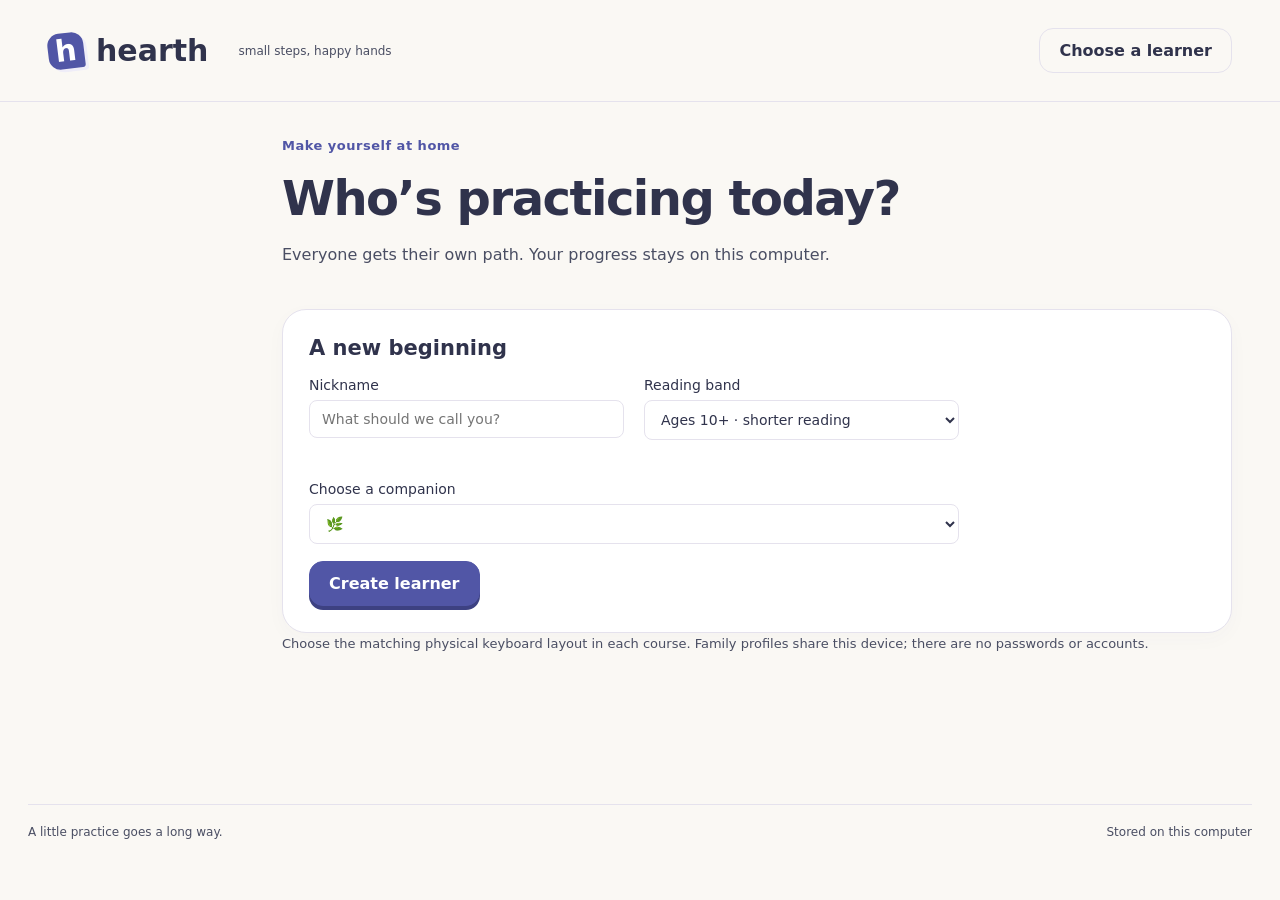
<file: index.html>
<!doctype html>
<html lang="en">
  <head>
    <meta charset="utf-8" />
    <meta name="viewport" content="width=device-width, initial-scale=1" />
    <meta name="theme-color" content="#faf8f4" />
    <title>Hearth · Typing for everyone</title>
    <link rel="icon" href="favicon.svg" type="image/svg+xml" />
    <link rel="stylesheet" href="style.css?v=8b35f64af357c4ab1539" />
    <script type="importmap">
{
  "imports": {
    "./api.js": "./api.js?v=8b35f64af357c4ab1539",
    "./app.js": "./app.js?v=8b35f64af357c4ab1539",
    "./bootstrap.js": "./bootstrap.js?v=8b35f64af357c4ab1539",
    "./coordinator.js": "./coordinator.js?v=8b35f64af357c4ab1539",
    "./course-registry.js": "./course-registry.js?v=8b35f64af357c4ab1539",
    "./course-runtime.js": "./course-runtime.js?v=8b35f64af357c4ab1539",
    "./course.js": "./course.js?v=8b35f64af357c4ab1539",
    "./course.json": "./course.json?v=8b35f64af357c4ab1539",
    "./courses/en-qwerty-v1.json": "./courses/en-qwerty-v1.json?v=8b35f64af357c4ab1539",
    "./courses/en-qwerty-v2.json": "./courses/en-qwerty-v2.json?v=8b35f64af357c4ab1539",
    "./courses/uk-macos-v1.json": "./courses/uk-macos-v1.json?v=8b35f64af357c4ab1539",
    "./courses/uk-ua-v1.json": "./courses/uk-ua-v1.json?v=8b35f64af357c4ab1539",
    "./courses.json": "./courses.json?v=8b35f64af357c4ab1539",
    "./dates.js": "./dates.js?v=8b35f64af357c4ab1539",
    "./deployment.js": "./deployment.js?v=8b35f64af357c4ab1539",
    "./engine.js": "./engine.js?v=8b35f64af357c4ab1539",
    "./errors.js": "./errors.js?v=8b35f64af357c4ab1539",
    "./home.js": "./home.js?v=8b35f64af357c4ab1539",
    "./http.js": "./http.js?v=8b35f64af357c4ab1539",
    "./idb.js": "./idb.js?v=8b35f64af357c4ab1539",
    "./input-policy.js": "./input-policy.js?v=8b35f64af357c4ab1539",
    "./legacy-validate.js": "./legacy-validate.js?v=8b35f64af357c4ab1539",
    "./lesson.js": "./lesson.js?v=8b35f64af357c4ab1539",
    "./local.js": "./local.js?v=8b35f64af357c4ab1539",
    "./memory.js": "./memory.js?v=8b35f64af357c4ab1539",
    "./migrate.js": "./migrate.js?v=8b35f64af357c4ab1539",
    "./ops.js": "./ops.js?v=8b35f64af357c4ab1539",
    "./passages.js": "./passages.js?v=8b35f64af357c4ab1539",
    "./progress.js": "./progress.js?v=8b35f64af357c4ab1539",
    "./random.js": "./random.js?v=8b35f64af357c4ab1539",
    "./recovery.js": "./recovery.js?v=8b35f64af357c4ab1539",
    "./release.json": "./release.json?v=8b35f64af357c4ab1539",
    "./results.js": "./results.js?v=8b35f64af357c4ab1539",
    "./scoring.js": "./scoring.js?v=8b35f64af357c4ab1539",
    "./settings.js": "./settings.js?v=8b35f64af357c4ab1539",
    "./sound.js": "./sound.js?v=8b35f64af357c4ab1539",
    "./text.js": "./text.js?v=8b35f64af357c4ab1539",
    "./trainer.js": "./trainer.js?v=8b35f64af357c4ab1539",
    "./typing-viewport.js": "./typing-viewport.js?v=8b35f64af357c4ab1539",
    "./ui.js": "./ui.js?v=8b35f64af357c4ab1539",
    "./ukrainian-practice.js": "./ukrainian-practice.js?v=8b35f64af357c4ab1539",
    "./validate.js": "./validate.js?v=8b35f64af357c4ab1539",
    "./lesson.js?v=13": "./lesson.js?v=8b35f64af357c4ab1539",
    "./app.js?v=17": "./app.js?v=8b35f64af357c4ab1539",
    "./engine.js?v=5": "./engine.js?v=8b35f64af357c4ab1539",
    "./sound.js?v=1": "./sound.js?v=8b35f64af357c4ab1539"
  }
}
</script>
    <script type="module" src="bootstrap.js?v=8b35f64af357c4ab1539"></script>
  </head>
  <body>
    <a class="skip-link" id="skip-link" href="#main">Skip to typing</a>
    <header>
      <a class="brand" href="#home"
        ><span class="brand-mark">h</span> hearth<span class="brand-note"
          >small steps, happy hands</span
        ></a
      ><button id="profile-button" class="subtle">Choose a learner</button>
    </header>
    <div class="shell">
      <nav id="nav" aria-label="Main navigation"></nav>
      <main id="main" tabindex="-1"></main>
    </div>
    <div id="notice" role="status" aria-live="polite"></div>
    <div id="dialog" hidden></div>
    <footer>
      <span>A little practice goes a long way.</span
      ><span id="save-status" role="status">Stored on this computer</span>
      <button id="reconnect-household" hidden>Reload saved household</button>
    </footer>
  </body>
</html>
</file>
<file: style.css>
:root {
  font-family:
    ui-rounded,
    "SF Pro Rounded",
    ui-sans-serif,
    system-ui,
    -apple-system,
    BlinkMacSystemFont,
    "Segoe UI",
    sans-serif;
  color: var(--ink);
  background: var(--page);
  font-synthesis: none;
  /* Hearth Indigo: warm ivory, white surfaces, and quiet lavender. */
  --ink: #30334c;
  --paper: #ffffff;
  --on-brand: #ffffff;
  --muted: #4a4e63;
  --line: #e5e2ed;
  --brand: #5156a6;
  --brand-shadow: #3d4182;
  --brand-halo: #5156a629;
  --soft: #efedf8;
  --complete: #f1f7f3;
  --error: #b03545;
  --page: #faf8f4;
  --ok: #2f6f55;
  --ok-bg: #dcefe6;
  --warn: #8a6420;
  --warn-bg: #fde8c4;
  --bad-bg: #f6c4c0;
  --star: #946b19;
  --star-fill: #f3d27a;
}
* {
  box-sizing: border-box;
}
body {
  margin: 0;
  background: var(--page);
}
[hidden] {
  display: none !important;
}
html[data-theme="dark"] {
  --ink: #eeedf6;
  --paper: #2a2c42;
  --on-brand: #1c1d2e;
  --muted: #c5c6d8;
  --line: #3d3f5a;
  --brand: #a8abd8;
  --brand-shadow: #5c5f99;
  --brand-halo: #a8abd833;
  --soft: #35375a;
  --complete: #2d3a38;
  --error: #ffb5a6;
  --page: #1c1d2e;
  --ok: #8fd4b5;
  --ok-bg: #2d433c;
  --warn: #e6c07b;
  --warn-bg: #4a3d28;
  --bad-bg: #6a3434;
  --star: #e6c07b;
  --star-fill: #e6c07b;
}
a {
  color: inherit;
}
button,
input,
select,
textarea {
  font: inherit;
}
button,
.button {
  cursor: pointer;
  border: 1px solid var(--line);
  border-radius: 14px;
  padding: 12px 19px;
  font-weight: 600;
  transition:
    transform 150ms ease,
    box-shadow 150ms ease;
  color: inherit;
  background: var(--paper);
  text-decoration: none;
  display: inline-block;
}
button:hover,
.button:hover {
  border-color: var(--brand);
  background: var(--soft);
}
button:disabled {
  opacity: 0.5;
  cursor: default;
}
button.primary {
  box-shadow: 0 4px 0 var(--brand-shadow);
  background: var(--brand);
  color: var(--on-brand);
  border-color: var(--brand);
}
button.subtle {
  background: transparent;
}
button.danger {
  color: var(--error);
}
:focus-visible {
  outline: 3px solid var(--brand);
  outline-offset: 4px;
}
header {
  display: flex;
  align-items: center;
  justify-content: space-between;
  max-width: 1320px;
  margin: auto;
  padding: 28px 48px;
  border-bottom: 1px solid var(--line);
}
.brand {
  display: flex;
  gap: 12px;
  align-items: center;
  font-family: ui-rounded, "SF Pro Rounded", system-ui, sans-serif;
  font-size: 30px;
  text-decoration: none;
  font-weight: bold;
}
.brand-mark {
  background: var(--brand);
  color: var(--on-brand);
  width: 36px;
  height: 36px;
  text-align: center;
  border-radius: 12px 12px 3px 12px;
}
.brand-note {
  font:
    12px ui-sans-serif,
    system-ui;
  color: var(--muted);
  font-weight: normal;
  margin-left: 18px;
}
.shell {
  max-width: 1320px;
  margin: auto;
  display: grid;
  grid-template-columns: 190px 1fr;
  min-height: 78vh;
  padding: 36px 48px;
  gap: 44px;
}
nav {
  display: flex;
  flex-direction: column;
  gap: 10px;
  padding-top: 18px;
}
nav button {
  text-align: left;
  border: 0;
  background: transparent;
  padding: 14px 16px;
  color: var(--muted);
}
nav button.active {
  background: var(--soft);
  color: inherit;
  font-weight: 650;
}
main {
  min-width: 0;
}
h1,
h2,
h3,
p {
  margin-top: 0;
}
h1 {
  font-family: ui-rounded, "SF Pro Rounded", system-ui, sans-serif;
  font-size: clamp(32px, 4vw, 48px);
  font-weight: 780;
  letter-spacing: -1.5px;
  line-height: 1.15;
  margin-bottom: 16px;
}
h2 {
  font-size: 21px;
  font-weight: 600;
}
h3 {
  font-size: 16px;
}
p {
  line-height: 1.65;
  color: var(--muted);
}
.eyebrow {
  letter-spacing: 0.5px;
  font-size: 13px;
  font-weight: 700;
  color: var(--brand);
  margin-bottom: 18px;
}
.hero {
  padding: 42px;
  border: 1px solid var(--line);
  border-radius: 28px;
  background: var(--paper);
  box-shadow: 0 12px 32px #5550760b;
  position: relative;
  overflow: hidden;
  margin-bottom: 25px;
}
.hero p {
  max-width: 510px;
}
.hero-art {
  float: right;
  width: 155px;
  height: 160px;
  margin: 8px 0 0 18px;
  display: grid;
  grid-template-columns: repeat(3, 1fr);
  gap: 8px;
  transform: rotate(-8deg);
}
.hero-art span {
  display: grid;
  place-items: center;
  background: var(--soft);
  border: 1px solid var(--line);
  border-bottom-width: 5px;
  border-radius: 10px;
  font:
    700 23px ui-rounded,
    system-ui;
}
.grid {
  display: grid;
  grid-template-columns: repeat(2, minmax(0, 1fr));
  gap: 20px;
  margin-bottom: 24px;
}
.grid.three {
  grid-template-columns: repeat(3, minmax(0, 1fr));
}
.card {
  background: var(--paper);
  border: 1px solid var(--line);
  padding: 26px;
  border-radius: 24px;
  box-shadow: 0 6px 20px #48426907;
}
.card p:last-child {
  margin-bottom: 0;
}
.metric {
  font-size: 34px;
  font-family: ui-rounded, "SF Pro Rounded", system-ui, sans-serif;
  display: block;
  margin: 12px 0;
}
.small {
  font-size: 13px;
  color: var(--muted);
}
.actions {
  display: flex;
  gap: 10px;
  flex-wrap: wrap;
  align-items: center;
  margin-top: 20px;
}
.row {
  display: flex;
  justify-content: space-between;
  align-items: center;
  gap: 16px;
}
.tag {
  border-radius: 30px;
  background: var(--soft);
  padding: 5px 10px;
  font-size: 12px;
  white-space: nowrap;
}
progress {
  height: 8px;
  width: 100%;
  accent-color: var(--brand);
  margin: 14px 0;
}
label {
  display: block;
  font-size: 14px;
  margin-bottom: 17px;
}
input,
select,
textarea {
  display: block;
  width: 100%;
  padding: 10px 12px;
  margin-top: 7px;
  background: var(--paper);
  color: inherit;
  border: 1px solid var(--line);
  border-radius: 8px;
}
input[type="checkbox"] {
  display: inline;
  width: auto;
  margin: 0 8px 0 0;
}
textarea {
  min-height: 135px;
  resize: vertical;
}
form {
  max-width: 650px;
}
.profile-card {
  text-align: left;
  padding: 24px;
  width: 100%;
}
.avatar {
  font-size: 32px;
  display: block;
  margin-bottom: 14px;
}
.course-now {
  display: flex;
  justify-content: space-between;
  align-items: center;
  gap: 20px;
  padding: 28px 32px;
  margin-bottom: 22px;
  border: 1px solid var(--line);
  border-radius: 28px;
  background: var(--paper);
  box-shadow: 0 12px 32px #5550760b;
}
.course-now h2 {
  font-size: 26px;
  letter-spacing: -0.6px;
  margin-bottom: 6px;
}
.course-now p {
  margin-bottom: 0;
}
.course-now .actions {
  margin-top: 0;
  flex-shrink: 0;
  justify-content: flex-end;
}
.course-now.is-complete {
  background: var(--complete);
}
.course-stats {
  display: flex;
  flex-wrap: wrap;
  align-items: center;
  gap: 8px 18px;
  margin-bottom: 22px;
  color: var(--muted);
  font-size: 14px;
}
.course-stats strong {
  color: inherit;
  font-variant-numeric: tabular-nums;
}
.course-stats progress {
  flex: 1;
  min-width: 140px;
  margin: 0;
}
.course-path {
  display: grid;
  grid-template-columns: repeat(3, minmax(0, 1fr));
  gap: 10px;
  list-style: none;
  padding: 0;
  margin: 0 0 28px;
}
.course-path button {
  width: 100%;
  text-align: left;
  border-radius: 16px;
  padding: 12px 14px;
  box-shadow: 0 3px 0 var(--line);
}
.course-path .is-current button {
  background: var(--soft);
  border-color: var(--brand);
  color: inherit;
  font-weight: 700;
}
.course-path .is-complete button {
  border-color: var(--ok);
}
.course-level {
  margin-bottom: 28px;
  padding: 8px 0 4px;
  border-top: 4px solid var(--line);
}
.course-level-header {
  display: flex;
  justify-content: space-between;
  align-items: flex-end;
  gap: 20px;
  margin: 18px 0 8px;
}
.course-level-header h2 {
  font-size: 28px;
  letter-spacing: -0.6px;
  margin-bottom: 6px;
}
.course-level-header p:last-child {
  margin-bottom: 0;
}
.course-level-meter {
  min-width: 160px;
  text-align: right;
}
.course-level-meter strong {
  font:
    700 22px ui-rounded,
    system-ui;
  font-variant-numeric: tabular-nums;
}
.course-level-meter progress {
  margin: 8px 0 4px;
}
.course-level.is-current {
  background: linear-gradient(180deg, var(--soft), transparent 48px);
  margin-left: -12px;
  margin-right: -12px;
  padding-left: 12px;
  padding-right: 12px;
  border-radius: 18px;
}
.course-stage {
  display: flex;
  flex-direction: column;
  border-bottom: 1px solid var(--line);
  padding: 14px 0;
}
.course-stage summary {
  display: flex;
  align-items: baseline;
  gap: 10px;
  width: 100%;
  padding: 6px 0 10px;
  font-size: 18px;
  font-weight: 650;
  cursor: pointer;
  list-style: none;
}
.course-stage summary .small {
  margin-left: auto;
}
.course-stage summary::-webkit-details-marker {
  display: none;
}
.course-stage summary::before {
  content: "";
  width: 8px;
  height: 8px;
  border-right: 2px solid var(--brand);
  border-bottom: 2px solid var(--brand);
  transform: rotate(-45deg);
  margin-right: 2px;
  flex-shrink: 0;
  align-self: center;
}
.course-stage[open] summary::before {
  transform: rotate(45deg);
}
.lesson-unit {
  margin-top: 8px;
  padding: 12px 4px 4px;
}
.lesson-unit h4 {
  display: flex;
  align-items: baseline;
  gap: 8px;
  margin: 0 0 10px;
  font-size: 14px;
  color: var(--muted);
}
.lesson-grid {
  display: grid;
  grid-template-columns: repeat(5, minmax(0, 1fr));
  gap: 10px;
}
.lesson-card {
  position: relative;
  display: flex;
  flex-direction: column;
  align-items: stretch;
  gap: 8px;
  min-height: 148px;
  padding: 12px 12px 14px;
  border-radius: 18px;
  text-align: left;
  box-shadow: 0 4px 0 var(--line);
  overflow: hidden;
}
.lesson-card:disabled {
  opacity: 0.55;
}
.lesson-card-top {
  display: flex;
  align-items: center;
  gap: 6px;
  min-height: 22px;
}
.lesson-card-num {
  font:
    700 18px ui-rounded,
    system-ui;
  font-variant-numeric: tabular-nums;
  line-height: 1;
}
.lesson-mark {
  width: 22px;
  height: 22px;
  margin-left: auto;
  border-radius: 50%;
  position: relative;
  flex-shrink: 0;
}
.lesson-mark.is-check {
  background: var(--ok);
  box-shadow: inset 0 0 0 2px var(--ok);
}
.lesson-mark.is-check::after {
  content: "";
  position: absolute;
  left: 6px;
  top: 4px;
  width: 7px;
  height: 11px;
  border-right: 2.5px solid var(--page);
  border-bottom: 2.5px solid var(--page);
  transform: rotate(40deg);
}
.lesson-mark.is-mastered {
  background: var(--brand);
  box-shadow: 0 0 0 3px var(--brand-halo);
}
.lesson-mark.is-skipped {
  background: var(--soft);
  box-shadow: inset 0 0 0 2px var(--line);
}
.lesson-mark.is-skipped::after {
  content: "";
  position: absolute;
  left: 5px;
  top: 10px;
  width: 12px;
  height: 0;
  border-top: 2px dashed var(--muted);
}
.lesson-mark.is-play,
.lesson-mark.is-progress {
  background: var(--brand);
}
.lesson-mark.is-play::after {
  content: "";
  position: absolute;
  left: 8px;
  top: 6px;
  border: 5px solid transparent;
  border-left: 8px solid var(--on-brand);
  border-right-width: 0;
}
.lesson-mark.is-progress {
  background: transparent;
  box-shadow: inset 0 0 0 2px var(--brand);
}
.lesson-mark.is-progress::after {
  content: "";
  position: absolute;
  inset: 5px 8px;
  background: var(--brand);
  border-radius: 1px;
}
.lesson-mark.is-locked {
  background: var(--line);
}
.lesson-mark.is-locked::before,
.lesson-mark.is-locked::after {
  content: "";
  position: absolute;
  left: 50%;
  transform: translateX(-50%);
}
.lesson-mark.is-locked::before {
  top: 4px;
  width: 8px;
  height: 7px;
  border: 2px solid var(--muted);
  border-bottom: 0;
  border-radius: 6px 6px 0 0;
}
.lesson-mark.is-locked::after {
  top: 10px;
  width: 12px;
  height: 8px;
  background: var(--muted);
  border-radius: 2px;
}
.key-glyphs {
  display: flex;
  flex-wrap: wrap;
  gap: 4px;
  min-height: 42px;
  align-items: center;
}
.key-glyph {
  display: grid;
  place-items: center;
  min-width: 26px;
  height: 28px;
  padding: 0 6px;
  border: 1px solid var(--line);
  border-bottom-width: 3px;
  border-radius: 8px;
  background: var(--soft);
  font:
    700 13px ui-rounded,
    ui-monospace,
    monospace;
}
.key-glyph.wide {
  min-width: 42px;
}
.key-glyph.is-space {
  min-width: 52px;
}
.key-glyph.is-space::after {
  content: "";
  width: 28px;
  height: 3px;
  border-radius: 99px;
  background: currentColor;
  opacity: 0.35;
}
.lesson-card-title {
  margin-top: auto;
  font-size: 12px;
  font-weight: 650;
  line-height: 1.3;
  overflow-wrap: anywhere;
}
.lesson-stars {
  display: flex;
  gap: 1px;
  color: var(--line);
  font-size: 13px;
  letter-spacing: -1px;
}
.lesson-stars .filled {
  color: var(--star);
}
.lesson-next-tag {
  background: var(--brand);
  color: var(--on-brand);
  border-radius: 999px;
  padding: 2px 8px;
  font-size: 10px;
  font-weight: 700;
}
.lesson-card.is-next {
  border-color: var(--brand);
  box-shadow: 0 5px 0 var(--brand-shadow);
}
.lesson-card.is-done,
.lesson-card.is-mastered {
  background: var(--complete);
}
.lesson-card.is-skipped {
  background: var(--soft);
}
details {
  border-bottom: 1px solid var(--line);
  padding: 18px 0;
}
summary {
  font-weight: 600;
  cursor: pointer;
}
.typing-box {
  --typing-lines: 5;
  --typing-line: calc(1.4em + 1.45em + 0.4em + 3px);
  background: var(--paper);
  padding: 30px;
  border: 2px solid var(--line);
  border-radius: 24px;
  box-shadow: 0 8px 28px #514f7610;
  min-height: 190px;
  white-space: pre-wrap;
  overflow-wrap: break-word;
  font-family: ui-monospace, SFMono-Regular, Consolas, monospace;
  font-kerning: none;
  font-variant-ligatures: none;
  line-height: 1.45;
  max-height: 370px;
  overflow-y: auto;
  overflow-anchor: none;
  overscroll-behavior: contain;
  scrollbar-gutter: stable;
}
.typing-box:focus {
  border-color: var(--brand);
  outline: 0;
}
.typing-stage {
  position: relative;
}
.char,
.end-marker {
  display: inline-block;
  min-width: 0.95em;
  margin: 0 1px 3px;
  padding: 0.2em 0.16em;
  text-align: center;
  vertical-align: bottom;
  border-radius: 8px;
  color: var(--muted);
}
.char.correct {
  color: var(--ok);
  background: var(--ok-bg);
}
.char.corrected {
  color: var(--warn);
  background: var(--warn-bg);
}
.char.wrong {
  color: var(--error);
  background: var(--bad-bg);
  box-shadow: inset 0 0 0 1px #e08a84;
}
.char.cursor,
.end-marker.cursor {
  background: var(--soft);
  color: var(--ink);
  box-shadow: inset 0 -3px 0 var(--brand);
}
.word-run {
  display: inline;
}
.word {
  display: inline-block;
  position: relative;
  padding-top: 1.4em;
  vertical-align: bottom;
}
.pace {
  position: absolute;
  left: 0;
  top: 0;
  height: 1.4em;
  width: max-content;
  display: flex;
  align-items: flex-end;
  justify-content: flex-start;
  box-sizing: border-box;
  padding-bottom: 0.18em;
  color: var(--muted);
  font-variant-numeric: tabular-nums;
  white-space: nowrap;
  pointer-events: none;
  user-select: none;
}
.pace-label,
.pace strong {
  font-size: 11px;
  line-height: 1.1;
}
.pace strong {
  font-weight: 700;
  color: inherit;
}
.pace-mood {
  font-weight: 650;
  color: var(--ok);
}
.pace-star {
  color: var(--star);
  margin-left: 1px;
}
.start-cue {
  position: absolute;
  z-index: 2;
  transform: translateX(-50%);
  background: var(--brand);
  color: var(--on-brand);
  border-color: var(--brand);
  border-radius: 999px;
  padding: 8px 14px 8px 12px;
  box-shadow: 0 6px 18px #34377f33;
  font-size: 13px;
}
.start-cue::before {
  content: "";
  display: inline-block;
  width: 0;
  height: 0;
  margin-right: 8px;
  border-top: 5px solid transparent;
  border-bottom: 5px solid transparent;
  border-left: 8px solid currentColor;
  transform: translateY(1px);
}
.start-cue::after {
  content: "";
  position: absolute;
  left: 50%;
  bottom: -6px;
  margin-left: -6px;
  border: 6px solid transparent;
  border-top-color: var(--brand);
  border-bottom-width: 0;
}
.keyboard {
  display: flex;
  flex-direction: column;
  align-items: center;
  gap: 6px;
  margin: 28px auto 12px;
}
.key-row {
  display: flex;
  gap: 5px;
}
.key {
  position: relative;
  width: 44px;
  height: 44px;
  border: 1px solid var(--line);
  border-bottom-width: 3px;
  border-radius: 10px;
  text-align: center;
  padding-top: 8px;
  font:
    14px ui-monospace,
    monospace;
  background: var(--paper);
}
.key.target {
  background: var(--brand);
  color: var(--on-brand);
}
.key.home {
  text-decoration: underline;
}
.key-shift {
  position: absolute;
  top: 1px;
  left: 4px;
  font-size: 8px;
  line-height: 1;
  text-decoration: none;
}
/* The same colours connect each key to its labelled finger. */
#hints [data-finger="left-little"] { --finger-colour: #f5ced8; }
#hints [data-finger="left-ring"] { --finger-colour: #f5ddba; }
#hints [data-finger="left-middle"] { --finger-colour: #eee8a9; }
#hints [data-finger="left-index"] { --finger-colour: #cce9ca; }
#hints [data-finger="right-index"] { --finger-colour: #bce7e4; }
#hints [data-finger="right-middle"] { --finger-colour: #ccdef7; }
#hints [data-finger="right-ring"] { --finger-colour: #ddcff4; }
#hints [data-finger="right-little"] { --finger-colour: #efcfeb; }
#hints [data-finger="thumbs"] { --finger-colour: #e0e3e9; }
html[data-theme="dark"] #hints [data-finger="left-little"] { --finger-colour: #633447; }
html[data-theme="dark"] #hints [data-finger="left-ring"] { --finger-colour: #65482c; }
html[data-theme="dark"] #hints [data-finger="left-middle"] { --finger-colour: #56512b; }
html[data-theme="dark"] #hints [data-finger="left-index"] { --finger-colour: #34583a; }
html[data-theme="dark"] #hints [data-finger="right-index"] { --finger-colour: #2c5658; }
html[data-theme="dark"] #hints [data-finger="right-middle"] { --finger-colour: #354e70; }
html[data-theme="dark"] #hints [data-finger="right-ring"] { --finger-colour: #50406c; }
html[data-theme="dark"] #hints [data-finger="right-little"] { --finger-colour: #633d60; }
html[data-theme="dark"] #hints [data-finger="thumbs"] { --finger-colour: #484c5a; }
#hints .key[data-finger]:not(.target),
.finger-legend [data-finger] {
  background: var(--finger-colour);
  color: var(--ink);
}
.finger-legend {
  display: flex;
  flex-wrap: wrap;
  justify-content: center;
  gap: 4px;
  margin: 10px auto 0;
}
.finger-legend span {
  border: 1px solid var(--line);
  border-radius: 5px;
  padding: 3px 6px;
  font-size: 11px;
  line-height: 1.3;
  text-transform: capitalize;
}
.finger-legend .is-active {
  outline: 2px solid var(--brand);
  outline-offset: 1px;
  font-weight: 700;
}
.key.space {
  width: 240px;
}
.hint {
  text-align: center;
  font-size: 13px;
  min-height: 24px;
}
.stats {
  display: flex;
  gap: 32px;
  margin: 20px 0;
  color: var(--muted);
  font-size: 14px;
}
.stats strong {
  color: inherit;
  font-size: 22px;
}
.banner {
  border-left: 3px solid var(--brand);
  padding: 14px 18px;
  background: var(--soft);
  border-radius: 16px;
  margin: 20px 0;
}
.error {
  color: var(--error);
}
table {
  border-collapse: collapse;
  width: 100%;
  font-size: 14px;
}
td,
th {
  text-align: left;
  padding: 11px 7px;
  border-bottom: 1px solid var(--line);
}
.table-wrap {
  overflow: auto;
}
.sparkline {
  height: 100px;
  display: flex;
  align-items: end;
  gap: 5px;
  margin: 18px 0;
}
.bar {
  flex: 1;
  background: var(--brand);
  min-height: 3px;
  border-radius: 3px 3px 0 0;
}
footer {
  max-width: 1224px;
  margin: auto;
  border-top: 1px solid var(--line);
  padding: 20px 0;
  display: flex;
  justify-content: space-between;
  font-size: 12px;
  color: var(--muted);
}
#notice {
  position: fixed;
  bottom: 65px;
  left: 50%;
  transform: translateX(-50%);
  padding: 14px 22px;
  max-width: 90vw;
  border-radius: 10px;
  background: var(--brand);
  color: var(--on-brand);
  box-shadow: 0 4px 25px #0002;
  display: none;
  z-index: 5;
}
.empty {
  padding: 50px;
  text-align: center;
}
.no-motion * {
  animation: none !important;
  transition: none !important;
}
@media (max-width: 900px) {
  .shell {
    grid-template-columns: 1fr;
    padding: 24px;
    gap: 20px;
  }
  nav {
    flex-direction: row;
    overflow-x: auto;
    padding: 0;
  }
  header {
    padding: 20px 24px;
  }
  .brand-note {
    display: none;
  }
  footer {
    margin: 0 24px;
  }
  .hero-art {
    display: none;
  }
  .key {
    width: 32px;
  }
  .grid.three {
    grid-template-columns: 1fr 1fr;
  }
  .course-now,
  .course-level-header {
    flex-direction: column;
    align-items: stretch;
  }
  .course-now .actions,
  .course-level-meter {
    text-align: left;
    justify-content: flex-start;
  }
  .course-path {
    grid-template-columns: 1fr;
  }
  .lesson-grid {
    grid-template-columns: repeat(3, minmax(0, 1fr));
  }
}
@media (max-width: 560px) {
  .grid,
  .grid.three {
    grid-template-columns: 1fr;
  }
  .hero {
    padding: 26px;
  }
  .key {
    width: 22px;
    height: 32px;
    font-size: 11px;
  }
  .key-row {
    gap: 3px;
  }
  .keyboard {
    gap: 3px;
  }
  .typing-box {
    padding: 18px;
  }
  footer {
    gap: 20px;
  }
  .stats {
    gap: 16px;
  }
  .lesson-grid {
    grid-template-columns: repeat(2, minmax(0, 1fr));
  }
  .course-level-header h2 {
    font-size: 24px;
  }
}

button:not(:disabled):hover,
.button:hover {
  transform: translateY(-2px);
}
button:not(:disabled):active,
.button:active {
  transform: translateY(1px);
}
button.start-cue:not(:disabled):hover,
button.start-cue:not(:disabled):active,
.lesson-mode button.start-cue:not(:disabled):hover,
.lesson-mode button.start-cue:not(:disabled):active {
  transform: translateX(-50%);
}
nav button {
  white-space: nowrap;
}
nav button.active {
  box-shadow: inset 3px 0 var(--brand);
}
.brand-mark {
  transform: rotate(-7deg);
  box-shadow: 3px 3px 0 var(--soft);
}
.hero .eyebrow {
  display: inline-block;
  background: var(--soft);
  padding: 7px 12px;
  border-radius: 24px;
}
.hero h2 {
  font-size: 28px;
  letter-spacing: -0.7px;
}
.hero-art span {
  background: var(--soft);
  box-shadow: 0 4px 0 var(--line);
}
.grid .card {
  border-top: 4px solid var(--line);
}
.profile-card {
  border-radius: 24px;
  box-shadow: 0 5px 0 var(--line);
}
.profile-card .avatar {
  width: 62px;
  height: 62px;
  display: grid;
  place-items: center;
  background: var(--soft);
  border-radius: 22px;
}
.stats {
  gap: 12px;
}
.stats > span {
  background: var(--paper);
  border: 1px solid var(--line);
  border-radius: 16px;
  padding: 10px 16px;
}
.stats strong {
  margin-left: 8px;
  font-variant-numeric: tabular-nums;
}
#input-cue {
  padding: 0;
  margin: 8px 0 10px;
  background: none;
}
.key.home,
.key.space {
  background: var(--soft);
}
.key-row .key.target {
  background: var(--brand);
  color: var(--on-brand);
  border-color: var(--brand);
  outline: 2px solid var(--brand);
  outline-offset: 2px;
  box-shadow: 0 0 0 5px var(--brand-halo);
  font-weight: 800;
}
@media (prefers-reduced-motion: reduce) {
  *,
  *::before,
  *::after {
    transition: none !important;
    animation: none !important;
  }
}
@media (max-width: 560px) {
  h1 {
    letter-spacing: -1px;
  }
  .row {
    flex-wrap: wrap;
  }
  .stats {
    flex-wrap: wrap;
    gap: 8px;
  }
  .stats > span {
    padding: 8px 10px;
  }
  .pace-mood {
    display: none;
  }
  .brand {
    font-size: 25px;
  }
  header {
    gap: 12px;
  }
}

/* Focused lesson workspace: reserve space for typing and the complete keyboard. */
body.lesson-mode {
  height: 100dvh;
  overflow: hidden;
  display: flex;
  flex-direction: column;
}
.lesson-mode > header,
.lesson-mode #nav,
.lesson-mode footer > span:first-child {
  display: none;
}
.lesson-mode .shell {
  display: flex;
  flex-direction: column;
  flex: 1 1 auto;
  max-width: none;
  width: 100%;
  min-height: 0;
  margin: 0;
  padding: 0;
}
.lesson-mode main {
  flex: 1 1 auto;
  min-height: 0;
  display: flex;
  flex-direction: column;
}
.lesson-workspace {
  flex: 1 1 auto;
  min-height: 0;
  display: flex;
  flex-direction: column;
  max-width: 1040px;
  width: 100%;
  margin: 0 auto;
  padding: 16px 24px 0;
  overflow-y: auto;
}
.lesson-mode .lesson-panel,
.lesson-mode .preview,
.lesson-mode .lesson-cue,
.lesson-mode #hints {
  flex-shrink: 0;
}
.lesson-mode .typing-stage {
  position: relative;
  flex: 0 0 auto;
  min-height: 0;
}
.lesson-mode .lesson-recovery {
  flex: 1 1 auto;
  min-height: 0;
}
.lesson-panel {
  display: flex;
  align-items: center;
  flex-wrap: nowrap;
  gap: 10px;
  height: 48px;
  padding: 0 18px;
  border-bottom: 1px solid var(--line);
  background: var(--paper);
  z-index: 3;
}
.lesson-heading {
  flex: 1;
  min-width: 4rem;
}
.lesson-kicker {
  margin: 0;
  font-size: 10px;
  font-weight: 700;
  letter-spacing: 0.02em;
  color: var(--muted);
  line-height: 1.2;
  white-space: nowrap;
  overflow: hidden;
  text-overflow: ellipsis;
}
.lesson-heading h1 {
  font-size: 15px;
  line-height: 1.25;
  letter-spacing: -0.2px;
  margin: 0;
  font-weight: 700;
  white-space: nowrap;
  overflow: hidden;
  text-overflow: ellipsis;
}
.lesson-learner {
  flex-shrink: 0;
  font-size: 12px;
  color: var(--muted);
  white-space: nowrap;
  margin-left: 4px;
}
.lesson-mode .stats {
  gap: 12px;
  margin: 0;
  flex-shrink: 0;
  align-items: center;
  font-size: 11px;
}
.lesson-mode .stats > span {
  padding: 0;
  background: none;
  border: 0;
  border-radius: 0;
}
.lesson-mode .stats strong {
  font-size: 15px;
  margin-left: 4px;
}
.lesson-mode button,
.lesson-help summary {
  padding: 7px 11px;
  min-height: 34px;
  font-size: 12px;
  border-radius: 10px;
  white-space: nowrap;
}
.lesson-panel button.icon,
.lesson-panel .lesson-help summary.icon {
  width: 36px;
  height: 36px;
  min-height: 0;
  padding: 0;
  display: grid;
  place-items: center;
  border: 0;
  background: transparent;
  color: var(--muted);
  box-shadow: none;
  position: relative;
}
.lesson-panel button.icon span,
.lesson-panel .lesson-help summary.icon span {
  position: absolute;
  width: 1px;
  height: 1px;
  padding: 0;
  margin: -1px;
  overflow: hidden;
  clip: rect(0, 0, 0, 0);
  white-space: nowrap;
  border: 0;
}
.lesson-panel button.icon:hover,
.lesson-panel .lesson-help summary.icon:hover,
.lesson-panel button.icon:not(:disabled):hover,
.lesson-panel .lesson-help summary.icon:hover {
  transform: none;
  background: var(--soft);
  color: inherit;
  border: 0;
}
.lesson-panel button.icon:not(:disabled):active,
.lesson-panel .lesson-help[open] summary.icon {
  transform: none;
}
.lesson-panel button.icon[aria-pressed="true"],
.lesson-panel button.icon[aria-expanded="true"],
.lesson-panel .lesson-help[open] summary.icon {
  background: var(--soft);
  color: var(--brand);
}
.lesson-mode .typing-box {
  /* Five wrapped lines: WPM pad + glyph + gap, plus padding and border. */
  min-height: 72px;
  height: calc(var(--typing-lines) * var(--typing-line) + 32px);
  /* Prefer complete reading rows; the workspace can scroll to the guide. */
  max-height: none;
  padding: 16px 18px 12px;
  border-radius: 18px;
  line-height: 1.45;
  scroll-behavior: auto;
}
.lesson-mode .start-cue {
  padding: 8px 14px 8px 12px;
  min-height: 0;
  font-size: 13px;
  border-radius: 999px;
  color: var(--on-brand);
  background: var(--brand);
  border-color: var(--brand);
}
.lesson-mode .start-cue:hover {
  background: var(--brand);
  color: var(--on-brand);
}
.lesson-cue {
  margin: 8px 0 10px;
  min-height: 18px;
  font-size: 12px;
  line-height: 1.4;
  color: var(--brand);
}
.lesson-controls {
  display: flex;
  align-items: center;
  flex-shrink: 0;
  gap: 2px;
  margin-left: 6px;
}
.lesson-help {
  position: relative;
  display: flex;
  padding: 0;
  border: 0;
}
.lesson-help summary {
  list-style: none;
  color: var(--muted);
  font-weight: 500;
}
.lesson-help summary::-webkit-details-marker {
  display: none;
}
.lesson-help[open] > div {
  position: absolute;
  right: 0;
  top: calc(100% + 8px);
  width: min(340px, 80vw);
  padding: 16px;
  border: 1px solid var(--line);
  border-radius: 12px;
  background: var(--paper);
  box-shadow: 0 8px 24px #25223c20;
  font-size: 13px;
  line-height: 1.6;
  z-index: 4;
}
.lesson-mode .keyboard {
  margin: 0 auto;
  gap: 4px;
}
.lesson-mode .key-row {
  gap: 4px;
}
.lesson-mode .key {
  width: clamp(24px, 4vw, 42px);
  height: clamp(26px, 5dvh, 36px);
  padding-top: 5px;
  border-radius: 8px;
  font-size: 13px;
}
.lesson-mode .key.space {
  width: 210px;
}
.lesson-mode .hint {
  margin: 7px 0 0;
  min-height: 18px;
  line-height: 1.4;
  font-size: 12px;
}
.lesson-recovery {
  display: flex;
  flex-wrap: wrap;
  gap: 6px;
}
.lesson-recovery:has(button:not([hidden])) {
  margin-top: 12px;
}
.lesson-mode footer {
  flex-shrink: 0;
  max-width: 992px;
  margin: 10px auto 0;
  padding: 8px 0;
  border: 0;
  justify-content: flex-end;
  font-size: 11px;
}
@media (max-width: 700px) {
  .lesson-workspace {
    padding: 12px 16px 0;
  }
  .lesson-panel {
    padding: 0 10px;
    gap: 6px;
  }
  .lesson-kicker,
  .lesson-panel .lesson-learner {
    display: none;
  }
  .lesson-mode footer {
    margin: 8px 16px 0;
  }
}
@media (max-width: 560px) {
  .lesson-panel {
    height: 44px;
  }
  .lesson-panel button.icon,
  .lesson-panel .lesson-help summary.icon {
    width: 32px;
    height: 32px;
  }
  .lesson-panel .stats span:not(#timer) {
    display: none;
  }
}
@media (max-height: 600px) and (min-width: 701px) {
  .lesson-workspace {
    padding-top: 10px;
  }
  .lesson-mode .key {
    height: 26px;
    padding-top: 3px;
  }
  .preview {
    display: none;
  }
}

.skip-link {
  position: absolute;
  left: 12px;
  top: -40px;
  z-index: 10;
  background: var(--brand);
  color: var(--on-brand);
  padding: 8px 12px;
  border-radius: 8px;
}
.skip-link:focus {
  top: 12px;
}
body.readable-font {
  font-family: Verdana, "Trebuchet MS", "Lucida Sans Unicode", ui-sans-serif, sans-serif;
  letter-spacing: 0.02em;
  word-spacing: 0.08em;
}
#dialog {
  position: fixed;
  inset: 0;
  background: #1c1d2e88;
  display: grid;
  place-items: center;
  z-index: 20;
}
#dialog[hidden] {
  display: none !important;
}
.dialog-card {
  background: var(--paper);
  border: 1px solid var(--line);
  border-radius: 20px;
  padding: 28px;
  max-width: 28rem;
  width: min(92vw, 28rem);
  max-height: 90dvh;
  overflow-y: auto;
}
.preview {
  background: var(--soft);
  border-radius: 14px;
  padding: 8px 12px;
  margin-bottom: 8px;
  font-size: 12px;
  line-height: 1.4;
}
.status-label {
  font-size: 11px;
  font-weight: 700;
  min-width: 5.5rem;
  color: var(--brand);
}
.key.shift,
.key.enter,
.key.backspace {
  width: 70px;
  font-size: 11px;
  padding-top: 10px;
}
.lesson-mode .key.shift,
.lesson-mode .key.enter,
.lesson-mode .key.backspace {
  width: clamp(36px, 7vw, 64px);
  font-size: 10px;
}
.finger-dashboard .hands {
  display: grid;
  grid-template-columns: 1fr 1fr;
  gap: 20px;
  margin: 16px 0 8px;
}
.finger-row {
  display: grid;
  grid-template-columns: repeat(4, minmax(0, 1fr));
  gap: 8px;
}
.thumbs-row {
  grid-template-columns: minmax(0, 240px);
  margin: 8px 0 20px;
}
.finger-card {
  display: flex;
  flex-direction: column;
  gap: 4px;
  text-align: left;
  padding: 12px;
  min-height: 132px;
  border-radius: 16px;
}
.finger-card .finger-name {
  font-size: 12px;
  font-weight: 700;
  text-transform: capitalize;
  color: var(--muted);
}
.finger-card .finger-home {
  font:
    700 18px ui-rounded,
    system-ui;
}
.finger-card .metric {
  font-size: 22px;
  margin: 4px 0;
}
.finger-card .tag {
  align-self: flex-start;
}
.finger-card.heat-low {
  background: #cfe8d8;
}
.finger-card.heat-mid {
  background: #f6d9a8;
}
.finger-card.heat-high {
  background: #f0b4b0;
}
.key.heat-low {
  background: #cfe8d8;
}
.key.heat-mid {
  background: #f6d9a8;
}
.key.heat-high {
  background: #f0b4b0;
}
.finger-summary {
  margin-bottom: 8px;
}
.finger-gym {
  margin-top: 0;
}
html[data-theme="dark"] .finger-card.heat-low {
  background: #355a45;
}
html[data-theme="dark"] .finger-card.heat-mid {
  background: #6a5428;
}
html[data-theme="dark"] .finger-card.heat-high {
  background: #6a3434;
}
@media (max-width: 900px) {
  .finger-dashboard .hands,
  .finger-row {
    grid-template-columns: 1fr 1fr;
  }
}
@media (max-width: 560px) {
  .finger-dashboard .hands,
  .finger-row {
    grid-template-columns: 1fr;
  }
}
html[data-theme="dark"] .key.heat-low {
  background: #355a45;
}
html[data-theme="dark"] .key.heat-mid {
  background: #6a5428;
}
html[data-theme="dark"] .key.heat-high {
  background: #6a3434;
}
@media (max-width: 560px) {
  .key.shift,
  .key.enter,
  .key.backspace {
    width: 36px;
    font-size: 9px;
  }
  .lesson-mode .key {
    width: clamp(16px, 4.2vw, 22px);
    height: 28px;
    padding-top: 10px;
    font-size: 10px;
  }
  .key-shift {
    top: 2px;
    left: 2px;
    font-size: 6px;
  }
  .lesson-mode .key-row {
    gap: 2px;
  }
  .lesson-mode .key.shift,
  .lesson-mode .key.enter,
  .lesson-mode .key.backspace {
    width: 28px;
    font-size: 8px;
  }
  .lesson-mode .key.space {
    width: 140px;
  }
}

.visually-hidden {
  position: absolute;
  width: 1px;
  height: 1px;
  padding: 0;
  margin: -1px;
  overflow: hidden;
  clip: rect(0, 0, 0, 0);
  white-space: nowrap;
  border: 0;
}

body.results-mode {
  min-height: 100dvh;
  display: flex;
  flex-direction: column;
  background: var(--page);
  background-image: none;
}
.results-mode > header,
.results-mode #nav,
.results-mode footer {
  display: none;
}
.results-mode .shell {
  display: flex;
  flex-direction: column;
  flex: 1 1 auto;
  max-width: none;
  width: 100%;
  min-height: 0;
  margin: 0;
  padding: 0;
}
.results-mode main {
  flex: 1 1 auto;
  min-height: 0;
  display: flex;
  padding: 0;
}
.summary {
  flex: 1 1 auto;
  min-height: 0;
  display: flex;
  flex-direction: column;
  background: var(--page);
  color: var(--ink);
  min-width: 0;
}
.summary-bar {
  display: flex;
  justify-content: space-between;
  align-items: center;
  gap: 16px;
  margin: 0;
  max-width: none;
  width: 100%;
  padding: 12px 28px;
  background: var(--paper);
  color: var(--ink);
  flex-shrink: 0;
  align-self: stretch;
  border-bottom: 1px solid var(--line);
  border-radius: 0;
}
.summary-bar h1 {
  margin: 0;
  font-size: 16px;
  letter-spacing: 0;
  font-weight: 650;
  line-height: 1.3;
}
.summary-learner {
  margin: 0;
  color: var(--muted);
  white-space: nowrap;
}
.summary-stage {
  --summary-dial: clamp(112px, 22dvh, 176px);
  --summary-star: clamp(32px, 6dvh, 52px);
  flex: 1 1 auto;
  display: flex;
  flex-direction: column;
  align-items: center;
  justify-content: center;
  padding: 12px 24px;
  min-height: 0;
}
.summary-stars {
  display: flex;
  justify-content: center;
  align-items: flex-start;
  gap: clamp(8px, 1.6vw, 20px);
  height: calc(var(--summary-star) + 20px);
  margin: 0 0 8px;
}
.summary-star {
  --tilt: 0deg;
  --drop: 0px;
  width: var(--summary-star);
  height: var(--summary-star);
  opacity: 0;
  transform: translateY(var(--drop)) rotate(var(--tilt)) scale(0.45);
}
.summary-star:nth-child(1) {
  --tilt: -34deg;
  --drop: 16px;
}
.summary-star:nth-child(2) {
  --tilt: -17deg;
  --drop: 6px;
}
.summary-star:nth-child(3) {
  --tilt: 0deg;
  --drop: 0px;
}
.summary-star:nth-child(4) {
  --tilt: 17deg;
  --drop: 6px;
}
.summary-star:nth-child(5) {
  --tilt: 34deg;
  --drop: 16px;
}
.summary.is-ready .summary-star {
  animation: summary-pop 0.48s cubic-bezier(0.22, 1.35, 0.36, 1) forwards;
}
.summary.is-ready .summary-star:nth-child(1) {
  animation-delay: 0.05s;
}
.summary.is-ready .summary-star:nth-child(2) {
  animation-delay: 0.12s;
}
.summary.is-ready .summary-star:nth-child(3) {
  animation-delay: 0.19s;
}
.summary.is-ready .summary-star:nth-child(4) {
  animation-delay: 0.26s;
}
.summary.is-ready .summary-star:nth-child(5) {
  animation-delay: 0.33s;
}
@keyframes summary-pop {
  to {
    opacity: 1;
    transform: translateY(var(--drop)) rotate(var(--tilt)) scale(1);
  }
}
.summary-star svg {
  display: block;
  width: 100%;
  height: 100%;
  filter: drop-shadow(0 4px 0 var(--line));
}
.summary-star svg path {
  fill: var(--soft);
  stroke: var(--line);
  stroke-width: 1.2;
}
.summary-star.is-filled svg {
  filter: drop-shadow(0 4px 0 var(--star));
}
.summary-star.is-filled svg path {
  fill: var(--star-fill);
  stroke: var(--star);
}
.summary-gauges {
  display: flex;
  align-items: center;
  justify-content: center;
  gap: clamp(8px, 2vw, 28px);
  width: 100%;
  max-width: 860px;
}
.summary-gauge {
  position: relative;
  display: flex;
  flex-direction: column;
  align-items: center;
  min-width: 0;
}
.summary-gauge h2 {
  margin: 8px 0 0;
  font-size: 15px;
  font-weight: 600;
  color: var(--ink);
  text-transform: lowercase;
  letter-spacing: 0.02em;
}
.gauge-dial {
  position: relative;
  display: grid;
  place-items: center;
  width: var(--summary-dial);
  height: var(--summary-dial);
  border-radius: 50%;
  background: var(--paper);
}
.summary-gauge.is-accuracy .gauge-dial,
.summary-gauge.is-speed .gauge-dial {
  box-shadow: 0 0 0 1px var(--line);
}
.summary-gauge.is-duration .gauge-dial {
  width: calc(var(--summary-dial) * 0.72);
  height: calc(var(--summary-dial) * 0.72);
  background: var(--paper);
}
.gauge-svg {
  grid-area: 1 / 1;
  width: 100%;
  height: 100%;
  transform: rotate(-90deg);
}
.gauge-track,
.gauge-value {
  fill: none;
  stroke-width: 10;
}
.gauge-track {
  stroke: var(--soft);
}
.gauge-value {
  stroke-linecap: round;
  transition: stroke-dashoffset 1.15s cubic-bezier(0.22, 1, 0.36, 1);
}
.gauge-value.is-accuracy {
  stroke: var(--brand);
}
.gauge-value.is-duration {
  stroke: var(--brand);
  stroke-width: 8;
}
.gauge-value.is-speed {
  stroke: var(--brand);
}
.gauge-readout {
  grid-area: 1 / 1;
  z-index: 1;
  text-align: center;
  padding: 0 8px;
  min-width: 0;
  width: 100%;
}
.gauge-readout strong {
  display: block;
  font-size: 42px;
  font-weight: 800;
  letter-spacing: -1.5px;
  line-height: 1;
  color: var(--ink);
  font-variant-numeric: tabular-nums;
}
.summary-gauge.is-duration .gauge-readout strong {
  font-size: 30px;
}
.summary-gauge.is-duration .gauge-readout {
  padding: 0 4px;
}
.gauge-sub {
  display: block;
  margin-top: 6px;
  font-size: 11px;
  line-height: 1.3;
  color: var(--muted);
}
.summary-gauge.is-duration .gauge-sub {
  white-space: nowrap;
}
.gauge-aside {
  position: absolute;
  top: 38%;
  width: 84px;
  margin: 0;
  font-size: 11px;
  line-height: 1.3;
  color: var(--muted);
}
.gauge-aside.is-start {
  right: calc(100% + 10px);
  text-align: right;
}
.gauge-aside.is-end {
  left: calc(100% + 10px);
  text-align: left;
}
.summary-score {
  margin-top: 12px;
  text-align: center;
}
.summary-score strong {
  display: block;
  font-size: clamp(32px, 6dvh, 48px);
  font-weight: 800;
  letter-spacing: -2px;
  line-height: 1;
  color: var(--ink);
  font-variant-numeric: tabular-nums;
}
.summary-score p {
  margin: 6px auto 0;
  padding-top: 6px;
  border-top: 2px solid var(--line);
  max-width: 100%;
  font-size: 11px;
  letter-spacing: 0.18em;
  text-transform: uppercase;
  color: var(--ink);
}
.summary-follow {
  flex-shrink: 0;
  padding: 4px 28px 22px;
  max-width: 920px;
  width: 100%;
  margin: 0 auto;
}
.summary-note,
.summary-follow p,
.summary-follow .small,
.summary-follow label {
  color: var(--muted);
}
.summary-follow .banner {
  background: var(--soft);
  border-left-color: var(--brand);
  color: var(--ink);
  margin: 6px 0 10px;
  padding: 10px 14px;
}
.summary-follow .actions {
  margin-top: 10px;
}
.results-mode .summary-follow button {
  padding: 9px 14px;
  background: var(--paper);
  color: var(--ink);
  border-color: var(--line);
  box-shadow: none;
}
.results-mode .summary-follow button:hover {
  background: var(--soft);
  border-color: var(--ink);
}
.results-mode .summary-follow button.primary {
  background: var(--brand);
  color: var(--on-brand);
  border-color: var(--brand);
}
.no-motion .summary-star {
  opacity: 1;
  transform: translateY(var(--drop)) rotate(var(--tilt)) scale(1);
  animation: none;
}
@media (prefers-reduced-motion: reduce) {
  .summary-star {
    opacity: 1;
    transform: translateY(var(--drop)) rotate(var(--tilt)) scale(1);
    animation: none;
  }
}
@media (max-width: 900px) {
  .gauge-aside {
    display: none;
  }
  .gauge-readout strong {
    font-size: 34px;
  }
}
@media (max-width: 700px) {
  .summary-bar {
    padding: 10px 16px;
  }
  .summary-bar h1 {
    font-size: 14px;
  }
  .summary-stage {
    --summary-dial: clamp(84px, 25vw, 128px);
    padding: 12px;
  }
  .summary-stars {
    gap: 6px;
  }
  .summary-star {
    width: 36px;
    height: 36px;
  }
  .summary-gauges {
    gap: 10px;
  }
  .summary-gauge.is-duration {
    flex-shrink: 0;
  }
  .gauge-dial,
  .summary-gauge.is-duration .gauge-dial {
    width: var(--summary-dial);
    height: var(--summary-dial);
  }
  .gauge-readout strong,
  .summary-gauge.is-duration .gauge-readout strong {
    font-size: 28px;
  }
  .summary-score strong {
    font-size: 40px;
  }
  .summary-follow {
    padding: 4px 16px 18px;
  }
}
.summary-scoring {
  margin-top: 10px;
  padding: 0;
  border: 0;
}
.summary-scoring p {
  margin: 8px 0 0;
}
@media (max-height: 650px) and (min-width: 701px) {
  .summary-stage {
    --summary-dial: 116px;
    --summary-star: 32px;
    padding-top: 8px;
    padding-bottom: 8px;
  }
  .gauge-readout strong { font-size: 32px; }
  .summary-gauge.is-duration .gauge-readout strong { font-size: 24px; }
}

/* Recovery and learning feedback remain readable at large text sizes. */
[hidden] { display: none !important; }
.exercise-progress { display: flex; flex-direction: column; gap: 6px; font-size: 12px; margin: 8px 0 10px; flex-shrink: 0; }
.exercise-progress progress { width: 100%; height: 8px; margin: 0; }
.exercise-progress-details { display: flex; flex-wrap: wrap; gap: 4px 12px; }
.result-recommendation { padding: 12px 24px 4px; text-align: center; color: var(--ink); flex-shrink: 0; }
.result-recommendation h2 { margin: 0; font-size: 22px; }
.result-recommendation p { margin: 6px 0 0; }
.passage-row { display: flex; flex-wrap: wrap; align-items: center; gap: 8px; padding: 12px 0; border-bottom: 1px solid var(--line); }
.passage-row strong { flex: 1 1 180px; overflow-wrap: anywhere; }
#normalized-text { white-space: pre-wrap; overflow-wrap: anywhere; max-height: 180px; overflow: auto; }
.heatmap button.key { min-width: 0; padding: 2px; font-size: 13px; height: auto; min-height: 36px; }
caption { text-align: left; padding: 8px 0; }
.char.wrong { text-decoration: underline wavy; }
@media (max-height: 480px), (max-width: 360px) {
  body.lesson-mode { height: auto; min-height: 100dvh; overflow: auto; }
  .lesson-mode main, .lesson-workspace { flex: none; }
  .lesson-mode .typing-stage { min-height: 150px; }
  .lesson-mode .typing-box { height: 180px; }
  .lesson-panel { flex-wrap: wrap; height: auto; min-height: 48px; }
  .lesson-controls { flex-wrap: wrap; }
}
.result-recommendation h2 { color: inherit; }
.finger-card .tag { white-space: normal; max-width: 100%; line-height: 1.4; overflow-wrap: break-word; }
.onboarding { margin-bottom: 16px; }
.onboarding > details { margin-top: 16px; }

#course-choice {
  display: flex;
  align-items: center;
  gap: 0.5rem;
  font-size: 0.8rem;
  margin: 0;
}
#course-selector { max-width: 19rem; }
.lesson-panel #course-choice {
  min-width: 0;
  max-width: 19rem;
}
.lesson-panel #course-selector {
  min-width: 0;
  width: auto;
  margin-top: 0;
}

.summary-bar #course-choice {
  min-width: 0;
  max-width: 100%;
}
.summary-bar #course-selector { min-width: 0; }
@media (max-width: 900px) {
  .lesson-panel .lesson-learner {
    display: none;
  }
}
@media (max-width: 700px) {
  .lesson-panel {
    height: auto;
    min-height: 48px;
    flex-wrap: wrap;
    padding-block: 6px;
  }
  .lesson-panel #course-choice {
    order: 1;
    flex: 1 0 100%;
    max-width: 100%;
  }
  .lesson-panel #course-selector {
    flex: 1;
    max-width: 100%;
  }
}
@media (max-width: 700px) {
  .summary-bar { flex-wrap: wrap; }
  .summary-bar #course-choice { flex-basis: 100%; }
  .summary-bar #course-selector {
    flex: 1;
    max-width: 100%;
  }
}

/* Stable passage geometry: every wrapped row reserves the same pace lane. */
.typing-leading,
.typing-trailing {
  pointer-events: none;
  user-select: none;
}
.typing-passage .word {
  max-width: 100%;
  padding-top: 0;
}
.typing-passage .char,
.typing-passage .end-marker {
  margin-top: 1.4em;
}
.typing-passage .end-marker {
  min-width: 2px;
  width: 2px;
  height: 1.85em;
  padding-left: 0;
  padding-right: 0;
  margin-left: 0;
  margin-right: 0;
}
@media (max-height: 850px) {
  .lesson-mode .typing-box { --typing-lines: 3; }
}
@media (max-height: 650px) {
  .lesson-mode .typing-box { --typing-lines: 2; }
}
/* Hide the small clipped remnant of offscreen history above the first row. */
.lesson-mode .typing-stage::before {
  content: "";
  position: absolute;
  top: 2px;
  left: 2px;
  right: 2px;
  height: 14px;
  border-radius: 14px 14px 0 0;
  background: var(--paper);
  pointer-events: none;
  z-index: 1;
}
</file>
